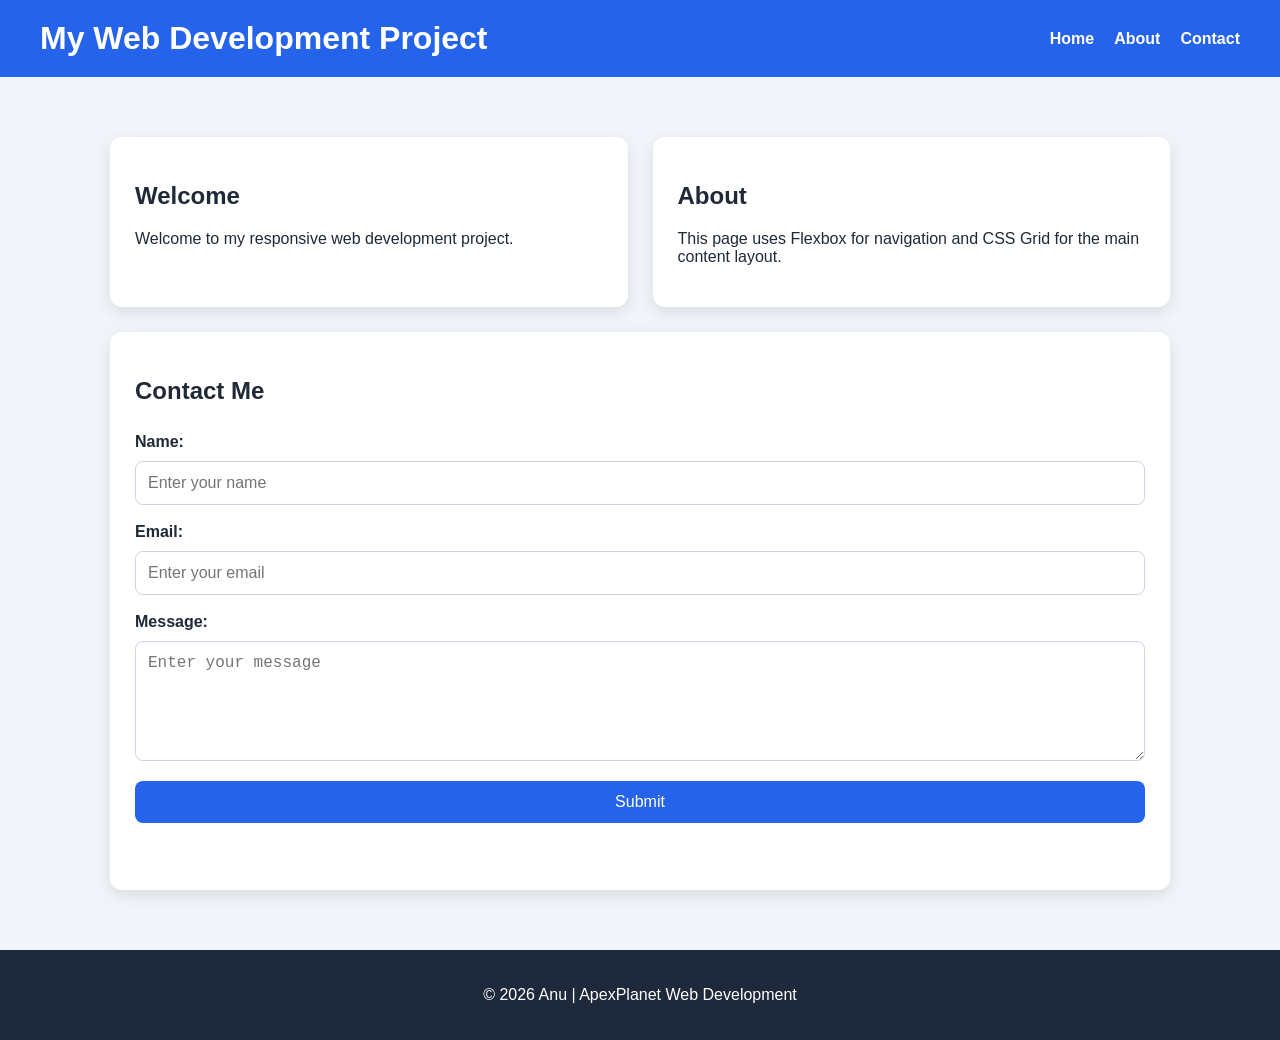
<file: Task2_Intermediate/index.html>
<!DOCTYPE html>
<html lang="en">
<head>
    <meta charset="UTF-8">
    <meta name="viewport" content="width=device-width, initial-scale=1.0">
    <title>Contact & Responsive Layout</title>
    <link rel="stylesheet" href="style.css">
</head>

<body>

    <header class="header">
        <h1>My Web Development Project</h1>

        <nav class="navbar">
            <a href="#home">Home</a>
            <a href="#about">About</a>
            <a href="#contact">Contact</a>
        </nav>
    </header>

    <main class="grid-container">

        <section id="home" class="card">
            <h2>Welcome</h2>
            <p>
                Welcome to my responsive web development project.
            </p>
        </section>

        <section id="about" class="card">
            <h2>About</h2>
            <p>
                This page uses Flexbox for navigation and CSS Grid
                for the main content layout.
            </p>
        </section>

        <section id="contact" class="card contact-card">
            <h2>Contact Me</h2>

            <form id="contactForm">

                <label for="name">Name:</label>
                <input type="text" id="name" placeholder="Enter your name">

                <label for="email">Email:</label>
                <input type="email" id="email" placeholder="Enter your email">

                <label for="message">Message:</label>
                <textarea id="message" placeholder="Enter your message"></textarea>

                <button type="submit">Submit</button>

                <p id="formMessage"></p>

            </form>
        </section>

    </main>

    <footer>
        <p>© 2026 Anu | ApexPlanet Web Development</p>
    </footer>

    <script src="script.js"></script>

</body>
</html>
</file>
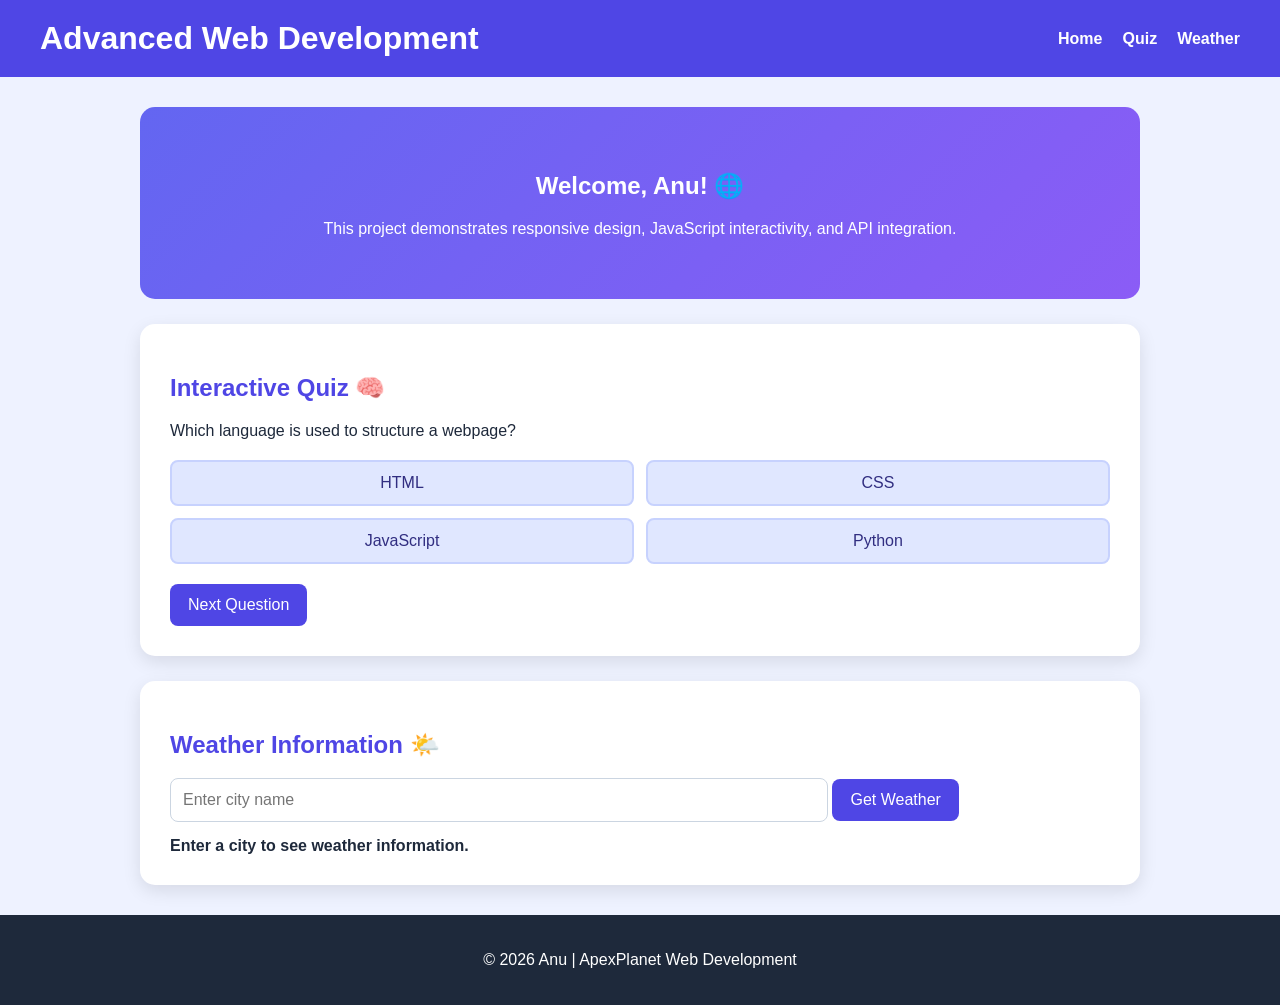
<file: Task3_Advanced/index.html>
<!DOCTYPE html>
<html lang="en">
<head>
    <meta charset="UTF-8">
    <meta name="viewport" content="width=device-width, initial-scale=1.0">
    <title>Advanced Web Development</title>
    <link rel="stylesheet" href="style.css">
</head>

<body>

    <header class="header">
        <h1>Advanced Web Development</h1>

        <nav>
            <a href="#home">Home</a>
            <a href="#quiz">Quiz</a>
            <a href="#weather">Weather</a>
        </nav>
    </header>

    <main>

        <section id="home" class="hero">
            <h2>Welcome, Anu! 🌐</h2>
            <p>
                This project demonstrates responsive design,
                JavaScript interactivity, and API integration.
            </p>
        </section>

        <section id="quiz" class="card">
            <h2>Interactive Quiz 🧠</h2>

            <p id="question">Question will appear here</p>

            <div id="options"></div>

            <p id="quizResult"></p>

            <button id="nextButton">Next Question</button>
        </section>

        <section id="weather" class="card">
            <h2>Weather Information 🌤️</h2>

            <input
                type="text"
                id="cityInput"
                placeholder="Enter city name"
            >

            <button id="weatherButton">Get Weather</button>

            <div id="weatherResult">
                Enter a city to see weather information.
            </div>
        </section>

    </main>

    <footer>
        <p>© 2026 Anu | ApexPlanet Web Development</p>
    </footer>

    <script src="script.js"></script>

</body>
</html>
</file>
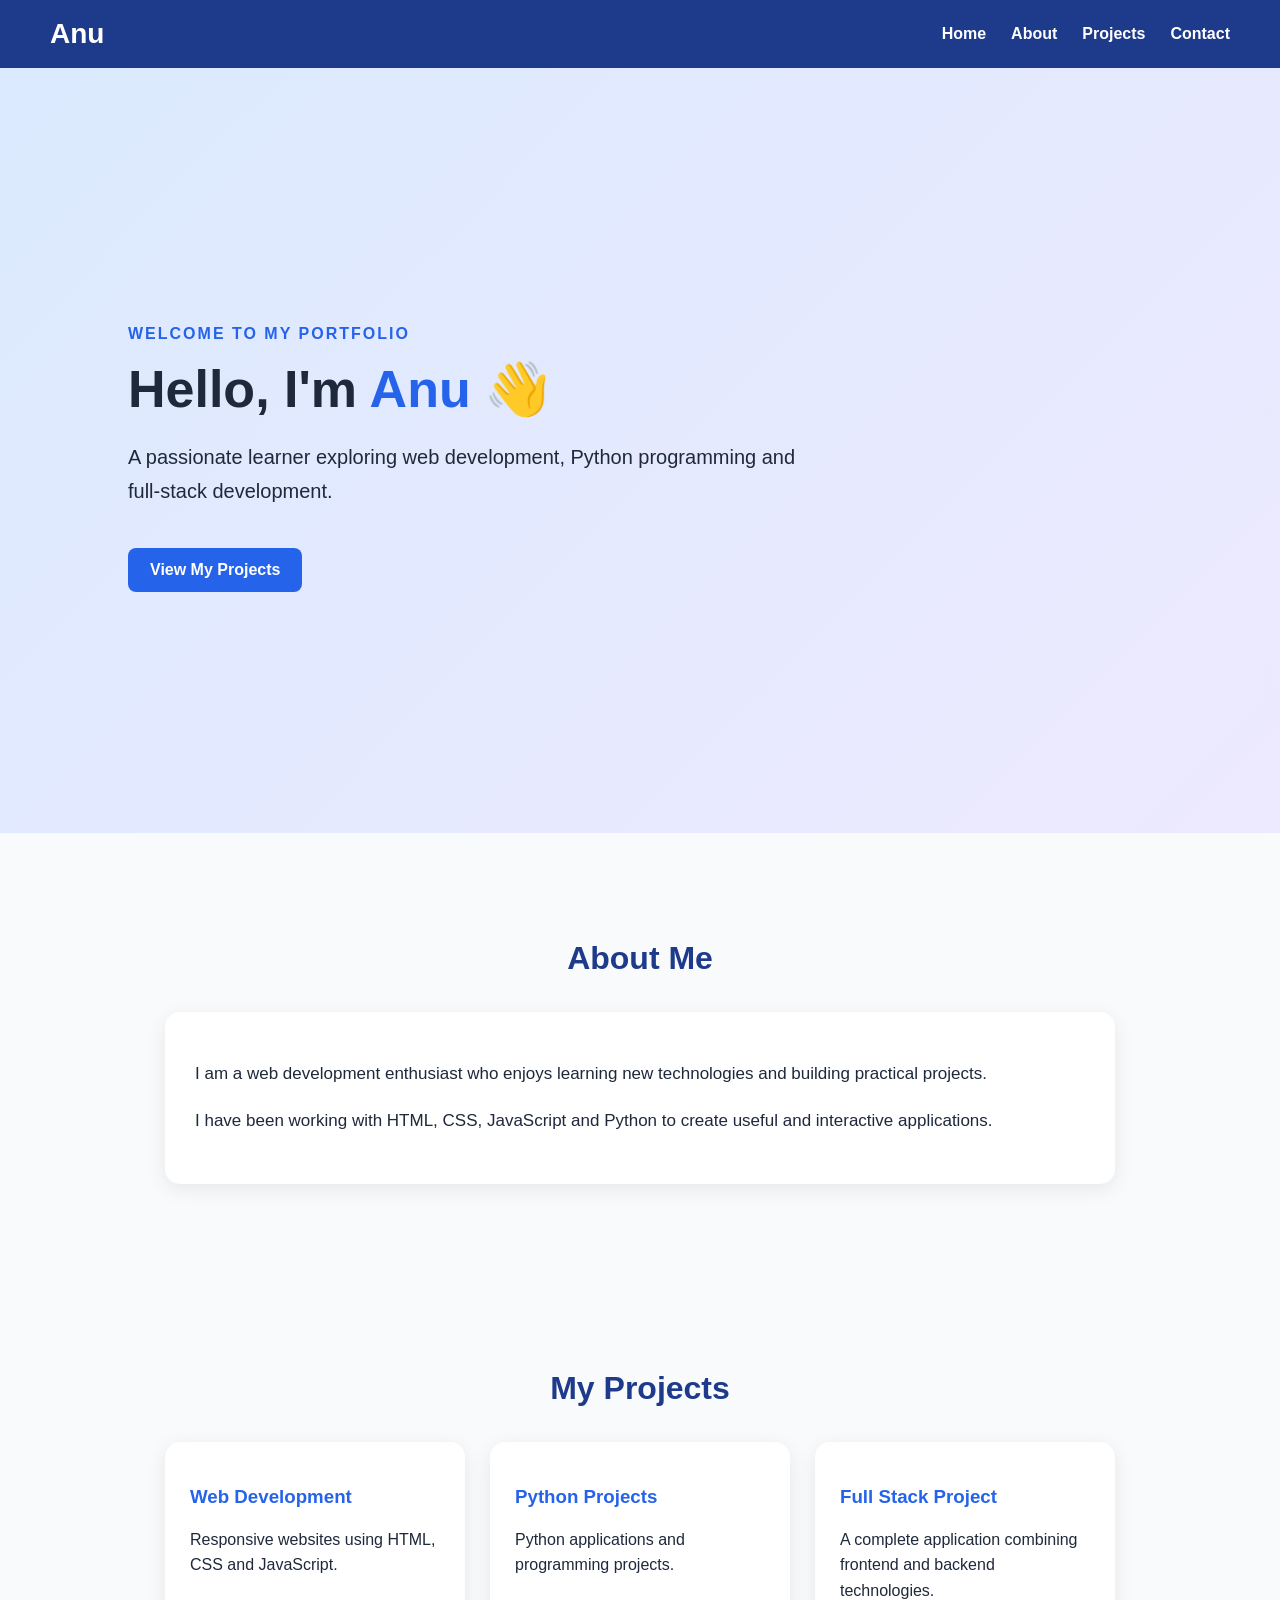
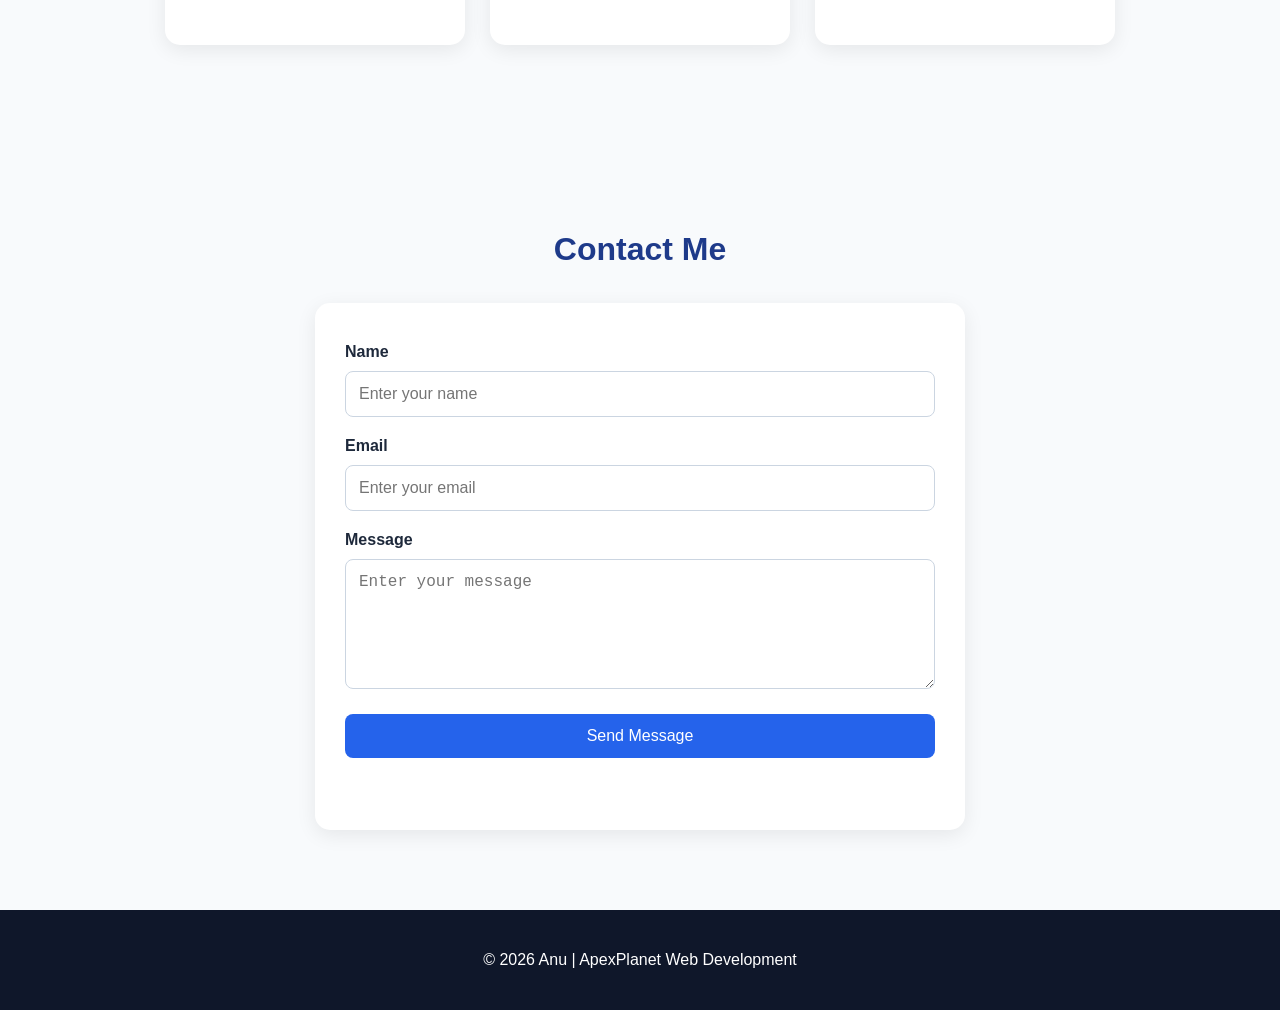
<file: Task4_FullProject/index.html>
<!DOCTYPE html>
<html lang="en">
<head>
    <meta charset="UTF-8">
    <meta name="viewport" content="width=device-width, initial-scale=1.0">
    <title>Anu | Web Developer Portfolio</title>
    <link rel="stylesheet" href="style.css">
</head>

<body>

    <!-- Navigation -->
    <header class="header">
        <h1>Anu</h1>

        <nav>
            <a href="#home">Home</a>
            <a href="#about">About</a>
            <a href="#projects">Projects</a>
            <a href="#contact">Contact</a>
        </nav>
    </header>

    <!-- Home -->
    <section id="home" class="hero">
        <div>
            <p class="welcome">WELCOME TO MY PORTFOLIO</p>
            <h2>Hello, I'm <span>Anu</span> 👋</h2>
            <p>
                A passionate learner exploring web development,
                Python programming and full-stack development.
            </p>

            <a href="#projects" class="hero-button">View My Projects</a>
        </div>
    </section>

    <!-- About -->
    <section id="about" class="section">
        <h2>About Me</h2>

        <div class="about-card">
            <p>
                I am a web development enthusiast who enjoys learning
                new technologies and building practical projects.
            </p>

            <p>
                I have been working with HTML, CSS, JavaScript and Python
                to create useful and interactive applications.
            </p>
        </div>
    </section>

    <!-- Projects -->
    <section id="projects" class="section">
        <h2>My Projects</h2>

        <div class="project-grid">

            <div class="project-card">
                <h3>Web Development</h3>
                <p>
                    Responsive websites using HTML, CSS and JavaScript.
                </p>
            </div>

            <div class="project-card">
                <h3>Python Projects</h3>
                <p>
                    Python applications and programming projects.
                </p>
            </div>

            <div class="project-card">
                <h3>Full Stack Project</h3>
                <p>
                    A complete application combining frontend and backend
                    technologies.
                </p>
            </div>

        </div>
    </section>

    <!-- Contact -->
    <section id="contact" class="section">
        <h2>Contact Me</h2>

        <form id="contactForm">

            <label for="name">Name</label>
            <input type="text" id="name" placeholder="Enter your name">

            <label for="email">Email</label>
            <input type="email" id="email" placeholder="Enter your email">

            <label for="message">Message</label>
            <textarea id="message" placeholder="Enter your message"></textarea>

            <button type="submit">Send Message</button>

            <p id="formMessage"></p>

        </form>
    </section>

    <footer>
        <p>© 2026 Anu | ApexPlanet Web Development</p>
    </footer>

    <script src="script.js"></script>

</body>
</html>
</file>
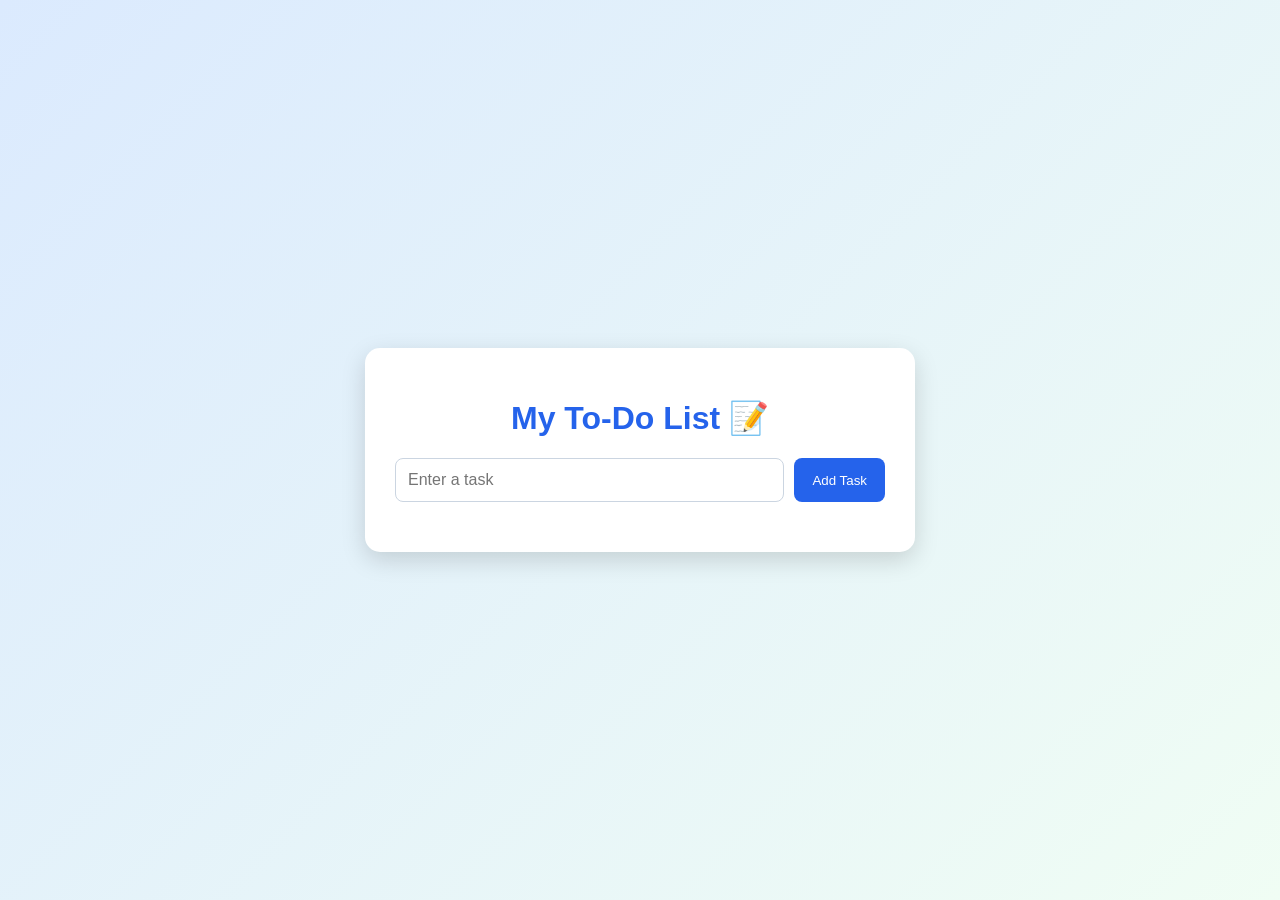
<file: Task2_Intermediate/todo.html>
<!DOCTYPE html>
<html lang="en">
<head>
    <meta charset="UTF-8">
    <meta name="viewport" content="width=device-width, initial-scale=1.0">
    <title>My To-Do List</title>
    <link rel="stylesheet" href="todo.css">
</head>

<body>

    <div class="todo-container">
        <h1>My To-Do List 📝</h1>

        <div class="input-area">
            <input type="text" id="taskInput" placeholder="Enter a task">
            <button id="addTask">Add Task</button>
        </div>

        <ul id="taskList"></ul>
    </div>

    <script src="todo.js"></script>

</body>
</html>
</file>
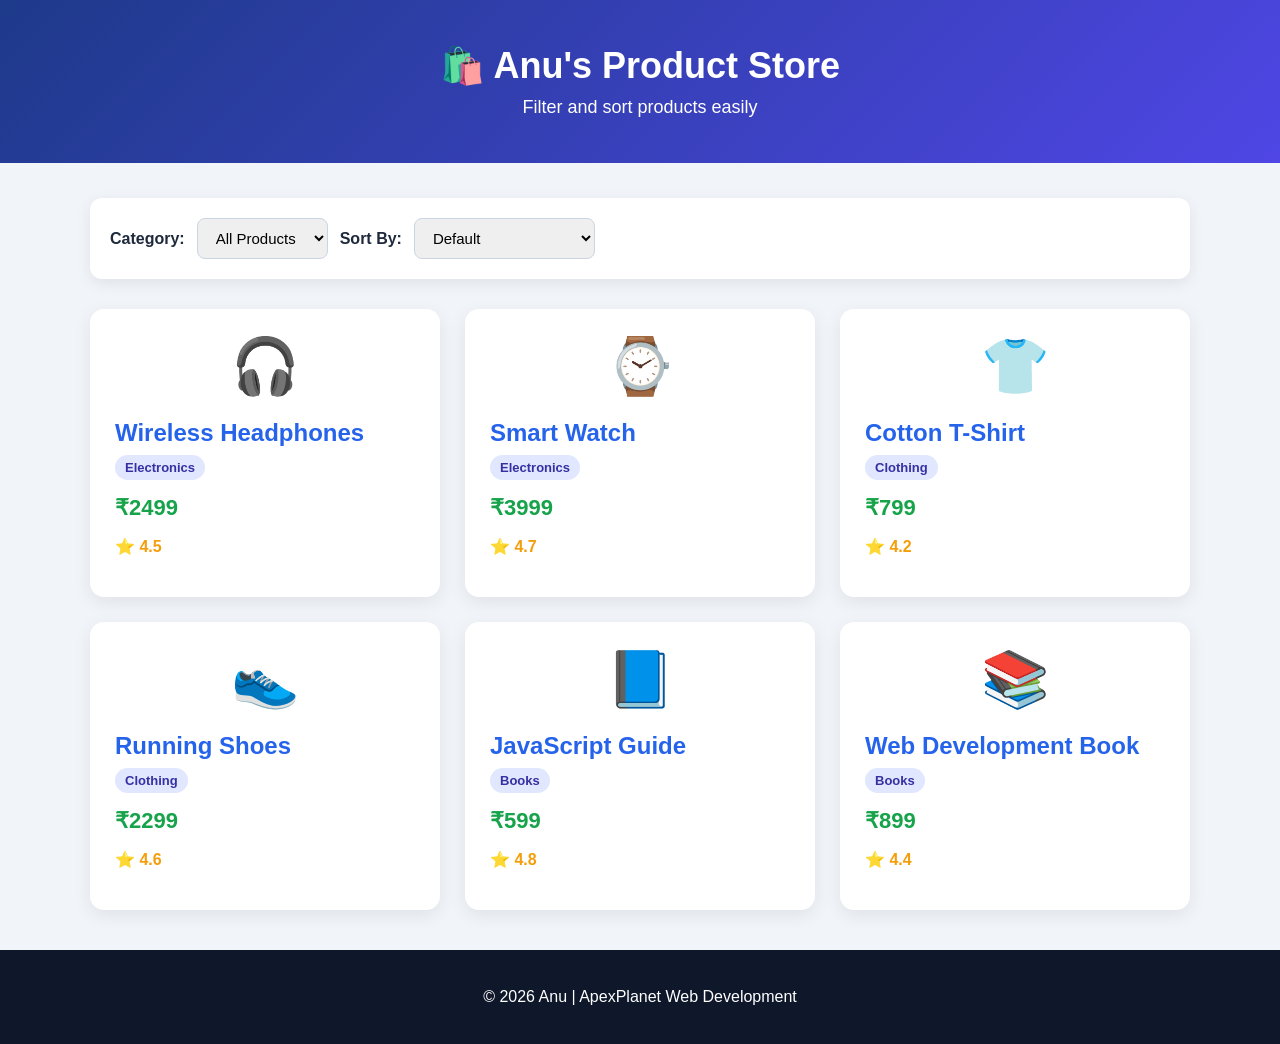
<file: Task4_FullProject/products.html>
<!DOCTYPE html>
<html lang="en">
<head>
    <meta charset="UTF-8">
    <meta name="viewport" content="width=device-width, initial-scale=1.0">
    <title>Anu's Product Store</title>
    <link rel="stylesheet" href="products.css">
</head>

<body>

    <header class="store-header">
        <h1>🛍️ Anu's Product Store</h1>
        <p>Filter and sort products easily</p>
    </header>

    <main class="store-container">

        <section class="controls">

            <label for="categoryFilter">Category:</label>

            <select id="categoryFilter">
                <option value="all">All Products</option>
                <option value="Electronics">Electronics</option>
                <option value="Clothing">Clothing</option>
                <option value="Books">Books</option>
            </select>

            <label for="sortProducts">Sort By:</label>

            <select id="sortProducts">
                <option value="default">Default</option>
                <option value="priceLow">Price: Low to High</option>
                <option value="priceHigh">Price: High to Low</option>
                <option value="ratingHigh">Rating: High to Low</option>
            </select>

        </section>

        <section id="productContainer" class="product-grid">
            <!-- Products will appear here -->
        </section>

    </main>

    <footer>
        <p>© 2026 Anu | ApexPlanet Web Development</p>
    </footer>

    <script src="products.js"></script>

</body>
</html>
</file>
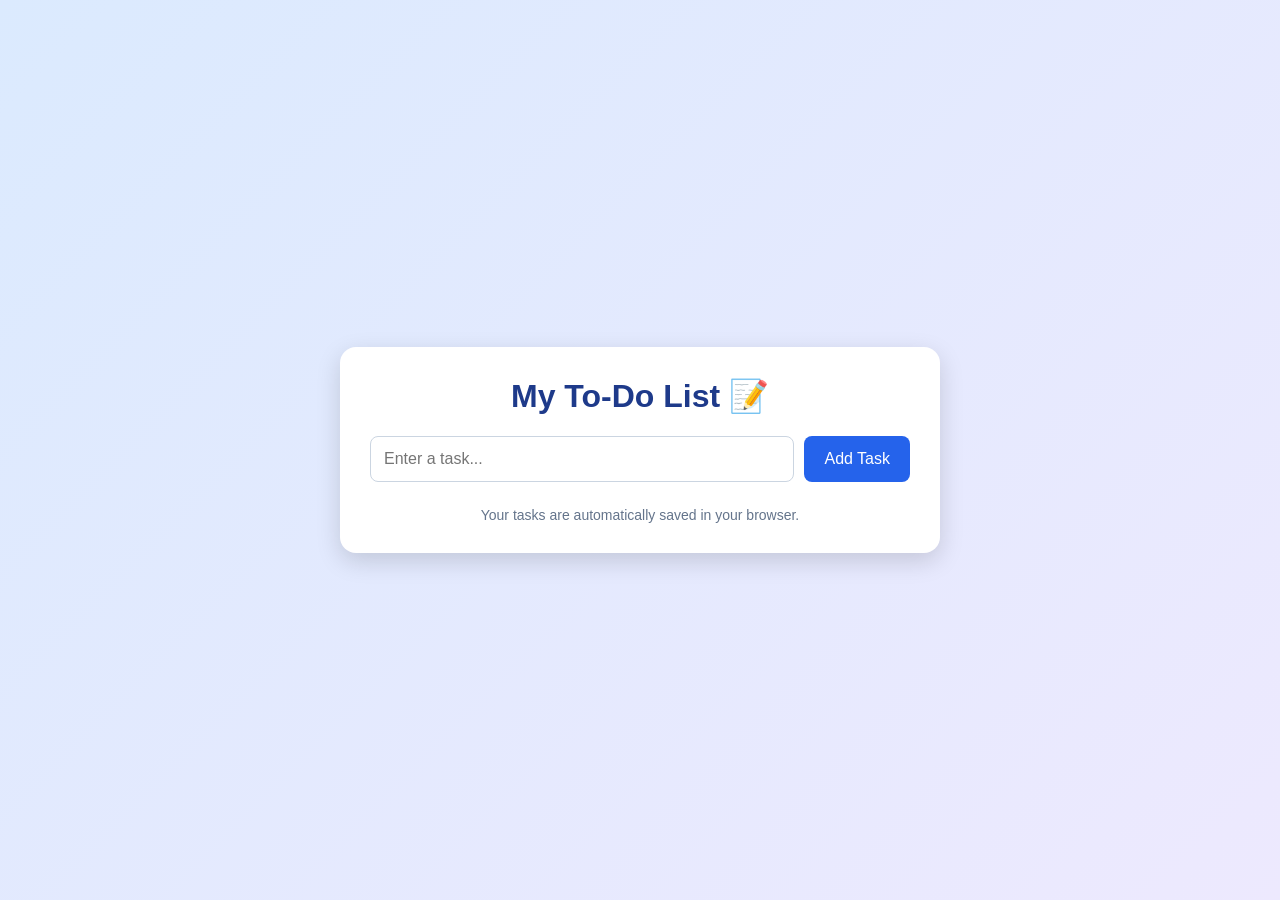
<file: Task4_FullProject/todo.html>
<!DOCTYPE html>
<html lang="en">
<head>
    <meta charset="UTF-8">
    <meta name="viewport" content="width=device-width, initial-scale=1.0">
    <title>Anu's To-Do List</title>
    <link rel="stylesheet" href="todo.css">
</head>

<body>

    <div class="todo-container">

        <h1>My To-Do List 📝</h1>

        <div class="input-area">
            <input
                type="text"
                id="taskInput"
                placeholder="Enter a task..."
            >

            <button id="addButton">Add Task</button>
        </div>

        <ul id="taskList"></ul>

        <p class="info">
            Your tasks are automatically saved in your browser.
        </p>

    </div>

    <script src="todo.js"></script>

</body>
</html>
</file>
<file: Task2_Intermediate/style.css>
* {
    box-sizing: border-box;
}

body {
    margin: 0;
    font-family: Arial, sans-serif;
    background: #f1f5f9;
    color: #1f2937;
}

/* Flexbox navigation */
.header {
    background: #2563eb;
    color: white;
    padding: 20px 40px;

    display: flex;
    justify-content: space-between;
    align-items: center;
    flex-wrap: wrap;
}

.header h1 {
    margin: 0;
}

.navbar {
    display: flex;
    gap: 20px;
}

.navbar a {
    color: white;
    text-decoration: none;
    font-weight: bold;
}

.navbar a:hover {
    text-decoration: underline;
}

/* CSS Grid */
.grid-container {
    max-width: 1100px;
    margin: 40px auto;
    padding: 20px;

    display: grid;
    grid-template-columns: repeat(2, 1fr);
    gap: 25px;
}

.card {
    background: white;
    padding: 25px;
    border-radius: 12px;
    box-shadow: 0 5px 15px rgba(0, 0, 0, 0.1);
}

.contact-card {
    grid-column: 1 / -1;
}

form {
    display: flex;
    flex-direction: column;
    gap: 10px;
}

label {
    font-weight: bold;
    margin-top: 8px;
}

input,
textarea {
    width: 100%;
    padding: 12px;
    border: 1px solid #cbd5e1;
    border-radius: 8px;
    font-size: 16px;
}

textarea {
    min-height: 120px;
    resize: vertical;
}

button {
    margin-top: 10px;
    padding: 12px;
    background: #2563eb;
    color: white;
    border: none;
    border-radius: 8px;
    cursor: pointer;
    font-size: 16px;
}

button:hover {
    background: #1d4ed8;
}

#formMessage {
    text-align: center;
    font-weight: bold;
}

footer {
    text-align: center;
    padding: 20px;
    background: #1e293b;
    color: white;
}

/* Responsive design */
@media (max-width: 700px) {

    .header {
        flex-direction: column;
        gap: 15px;
        text-align: center;
    }

    .navbar {
        flex-direction: column;
        align-items: center;
        gap: 10px;
    }

    .grid-container {
        grid-template-columns: 1fr;
        margin: 20px auto;
    }

    .contact-card {
        grid-column: auto;
    }

    .header h1 {
        font-size: 24px;
    }
}
</file>
<file: Task3_Advanced/style.css>
* {
    box-sizing: border-box;
}

body {
    margin: 0;
    font-family: Arial, sans-serif;
    background: #eef2ff;
    color: #1e293b;
}

/* Header */
.header {
    background: #4f46e5;
    color: white;
    padding: 20px 40px;

    display: flex;
    justify-content: space-between;
    align-items: center;
    gap: 20px;
}

.header h1 {
    margin: 0;
}

nav {
    display: flex;
    gap: 20px;
}

nav a {
    color: white;
    text-decoration: none;
    font-weight: bold;
}

nav a:hover {
    text-decoration: underline;
}

/* Main layout */
main {
    width: 90%;
    max-width: 1000px;
    margin: 30px auto;
}

/* Hero */
.hero {
    background: linear-gradient(135deg, #6366f1, #8b5cf6);
    color: white;
    padding: 45px;
    border-radius: 15px;
    text-align: center;
    margin-bottom: 25px;
}

/* Cards */
.card {
    background: white;
    padding: 30px;
    margin-bottom: 25px;
    border-radius: 15px;
    box-shadow: 0 6px 18px rgba(0, 0, 0, 0.1);
}

.card h2 {
    color: #4f46e5;
}

/* Quiz */
#options {
    display: grid;
    grid-template-columns: repeat(2, 1fr);
    gap: 12px;
    margin: 20px 0;
}

.option-button {
    padding: 12px;
    background: #e0e7ff;
    color: #312e81;
    border: 2px solid #c7d2fe;
    border-radius: 8px;
    cursor: pointer;
    font-size: 16px;
}

.option-button:hover {
    background: #c7d2fe;
}

.correct {
    background: #bbf7d0 !important;
    border-color: #16a34a !important;
}

.wrong {
    background: #fecaca !important;
    border-color: #dc2626 !important;
}

/* Inputs and buttons */
input {
    padding: 12px;
    width: 70%;
    border: 1px solid #cbd5e1;
    border-radius: 8px;
    font-size: 16px;
}

button {
    padding: 12px 18px;
    background: #4f46e5;
    color: white;
    border: none;
    border-radius: 8px;
    cursor: pointer;
    font-size: 16px;
}

button:hover {
    background: #3730a3;
}

#quizResult,
#weatherResult {
    margin-top: 15px;
    font-weight: bold;
}

/* Footer */
footer {
    background: #1e293b;
    color: white;
    text-align: center;
    padding: 20px;
}

/* Responsive design */
@media (max-width: 700px) {

    .header {
        flex-direction: column;
        padding: 20px;
        text-align: center;
    }

    nav {
        flex-direction: column;
        align-items: center;
        gap: 10px;
    }

    .hero {
        padding: 30px 20px;
    }

    #options {
        grid-template-columns: 1fr;
    }

    input {
        width: 100%;
        margin-bottom: 10px;
    }

    .card {
        padding: 20px;
    }
}
</file>
<file: Task4_FullProject/style.css>
* {
    box-sizing: border-box;
    scroll-behavior: smooth;
}

body {
    margin: 0;
    font-family: Arial, sans-serif;
    background: #f8fafc;
    color: #1e293b;
}

/* Navigation */
.header {
    position: sticky;
    top: 0;
    z-index: 1000;

    background: #1e3a8a;
    color: white;
    padding: 18px 50px;

    display: flex;
    justify-content: space-between;
    align-items: center;
}

.header h1 {
    margin: 0;
    font-size: 28px;
}

nav {
    display: flex;
    gap: 25px;
}

nav a {
    color: white;
    text-decoration: none;
    font-weight: bold;
}

nav a:hover {
    color: #bfdbfe;
}

/* Hero */
.hero {
    min-height: 85vh;
    padding: 80px 10%;

    display: flex;
    align-items: center;

    background: linear-gradient(
        135deg,
        #dbeafe,
        #ede9fe
    );
}

.hero > div {
    max-width: 700px;
}

.welcome {
    color: #2563eb;
    font-weight: bold;
    letter-spacing: 2px;
}

.hero h2 {
    font-size: 52px;
    margin: 15px 0;
}

.hero h2 span {
    color: #2563eb;
}

.hero p:not(.welcome) {
    font-size: 20px;
    line-height: 1.7;
}

.hero-button {
    display: inline-block;
    margin-top: 20px;
    padding: 13px 22px;

    background: #2563eb;
    color: white;
    text-decoration: none;
    border-radius: 8px;
    font-weight: bold;
}

.hero-button:hover {
    background: #1d4ed8;
}

/* Sections */
.section {
    max-width: 1000px;
    margin: auto;
    padding: 80px 25px;
}

.section > h2 {
    text-align: center;
    color: #1e3a8a;
    font-size: 32px;
    margin-bottom: 35px;
}

/* About */
.about-card {
    background: white;
    padding: 30px;
    border-radius: 15px;
    box-shadow: 0 5px 20px rgba(0, 0, 0, 0.08);

    line-height: 1.8;
    font-size: 17px;
}

/* Projects */
.project-grid {
    display: grid;
    grid-template-columns: repeat(3, 1fr);
    gap: 25px;
}

.project-card {
    background: white;
    padding: 25px;
    border-radius: 15px;

    box-shadow: 0 5px 20px rgba(0, 0, 0, 0.08);

    transition: transform 0.3s, box-shadow 0.3s;
}

.project-card:hover {
    transform: translateY(-8px);
    box-shadow: 0 10px 25px rgba(0, 0, 0, 0.15);
}

.project-card h3 {
    color: #2563eb;
}

.project-card p {
    line-height: 1.6;
}

/* Contact */
#contact {
    max-width: 700px;
}

form {
    background: white;
    padding: 30px;
    border-radius: 15px;

    box-shadow: 0 5px 20px rgba(0, 0, 0, 0.08);

    display: flex;
    flex-direction: column;
    gap: 10px;
}

label {
    font-weight: bold;
    margin-top: 10px;
}

input,
textarea {
    width: 100%;
    padding: 13px;

    border: 1px solid #cbd5e1;
    border-radius: 8px;

    font-size: 16px;
}

textarea {
    min-height: 130px;
    resize: vertical;
}

form button {
    margin-top: 15px;
    padding: 13px;

    background: #2563eb;
    color: white;

    border: none;
    border-radius: 8px;

    cursor: pointer;
    font-size: 16px;
}

form button:hover {
    background: #1d4ed8;
}

#formMessage {
    text-align: center;
    font-weight: bold;
}

/* Footer */
footer {
    background: #0f172a;
    color: white;
    text-align: center;
    padding: 25px;
}

/* Responsive Design */
@media (max-width: 800px) {

    .header {
        flex-direction: column;
        gap: 15px;
        padding: 20px;
    }

    nav {
        flex-wrap: wrap;
        justify-content: center;
        gap: 15px;
    }

    .hero {
        min-height: auto;
        padding: 70px 25px;
        text-align: center;
    }

    .hero h2 {
        font-size: 38px;
    }

    .project-grid {
        grid-template-columns: 1fr;
    }

    .section {
        padding: 60px 20px;
    }
}

@media (max-width: 500px) {

    .header h1 {
        font-size: 24px;
    }

    nav {
        flex-direction: column;
        align-items: center;
    }

    .hero h2 {
        font-size: 32px;
    }

    .hero p:not(.welcome) {
        font-size: 17px;
    }

    .about-card,
    form {
        padding: 20px;
    }
}
</file>
<file: Task2_Intermediate/todo.css>
* {
    box-sizing: border-box;
}

body {
    margin: 0;
    min-height: 100vh;
    font-family: Arial, sans-serif;
    background: linear-gradient(135deg, #dbeafe, #f0fdf4);

    display: flex;
    justify-content: center;
    align-items: center;
}

.todo-container {
    width: 90%;
    max-width: 550px;
    background: white;
    padding: 30px;
    border-radius: 15px;
    box-shadow: 0 8px 25px rgba(0, 0, 0, 0.15);
}

h1 {
    text-align: center;
    color: #2563eb;
}

.input-area {
    display: flex;
    gap: 10px;
    margin-bottom: 20px;
}

#taskInput {
    flex: 1;
    padding: 12px;
    border: 1px solid #cbd5e1;
    border-radius: 8px;
    font-size: 16px;
}

#addTask {
    padding: 12px 18px;
    background: #2563eb;
    color: white;
    border: none;
    border-radius: 8px;
    cursor: pointer;
}

#addTask:hover {
    background: #1d4ed8;
}

#taskList {
    list-style: none;
    padding: 0;
    margin: 0;
}

.task-item {
    display: flex;
    justify-content: space-between;
    align-items: center;
    gap: 10px;
    background: #f8fafc;
    margin-bottom: 10px;
    padding: 12px;
    border-radius: 8px;
    border-left: 4px solid #2563eb;
}

.task-text {
    flex: 1;
    word-break: break-word;
}

.delete-btn {
    padding: 8px 12px;
    background: #dc2626;
    color: white;
    border: none;
    border-radius: 6px;
    cursor: pointer;
}

.delete-btn:hover {
    background: #b91c1c;
}

@media (max-width: 500px) {
    .input-area {
        flex-direction: column;
    }

    #addTask {
        width: 100%;
    }

    .todo-container {
        padding: 20px;
    }
}
</file>
<file: Task4_FullProject/products.css>
* {
    box-sizing: border-box;
}

body {
    margin: 0;
    font-family: Arial, sans-serif;
    background: #f1f5f9;
    color: #1e293b;
}

.store-header {
    background: linear-gradient(135deg, #1e3a8a, #4f46e5);
    color: white;
    text-align: center;
    padding: 45px 20px;
}

.store-header h1 {
    margin: 0 0 10px;
    font-size: 36px;
}

.store-header p {
    margin: 0;
    font-size: 18px;
}

.store-container {
    width: 90%;
    max-width: 1100px;
    margin: 35px auto;
}

/* Filter and sorting controls */
.controls {
    background: white;
    padding: 20px;
    border-radius: 12px;
    margin-bottom: 30px;

    display: flex;
    align-items: center;
    gap: 12px;
    flex-wrap: wrap;

    box-shadow: 0 4px 15px rgba(0, 0, 0, 0.08);
}

.controls label {
    font-weight: bold;
}

.controls select {
    padding: 10px 14px;
    border: 1px solid #cbd5e1;
    border-radius: 8px;
    font-size: 15px;
    cursor: pointer;
}

/* Product grid */
.product-grid {
    display: grid;
    grid-template-columns: repeat(3, 1fr);
    gap: 25px;
}

.product-card {
    background: white;
    border-radius: 14px;
    padding: 25px;

    box-shadow: 0 5px 18px rgba(0, 0, 0, 0.08);

    transition: transform 0.3s, box-shadow 0.3s;
}

.product-card:hover {
    transform: translateY(-7px);
    box-shadow: 0 10px 25px rgba(0, 0, 0, 0.14);
}

.product-icon {
    font-size: 55px;
    text-align: center;
    margin-bottom: 15px;
}

.product-card h2 {
    color: #2563eb;
    margin-bottom: 8px;
}

.category {
    display: inline-block;
    background: #e0e7ff;
    color: #3730a3;
    padding: 5px 10px;
    border-radius: 20px;
    font-size: 13px;
    font-weight: bold;
}

.price {
    font-size: 22px;
    font-weight: bold;
    color: #16a34a;
    margin: 15px 0 8px;
}

.rating {
    color: #f59e0b;
    font-weight: bold;
}

footer {
    background: #0f172a;
    color: white;
    text-align: center;
    padding: 22px;
    margin-top: 40px;
}

/* Tablet */
@media (max-width: 850px) {

    .product-grid {
        grid-template-columns: repeat(2, 1fr);
    }
}

/* Mobile */
@media (max-width: 600px) {

    .store-header h1 {
        font-size: 28px;
    }

    .controls {
        flex-direction: column;
        align-items: stretch;
    }

    .controls select {
        width: 100%;
    }

    .product-grid {
        grid-template-columns: 1fr;
    }
}
</file>
<file: Task4_FullProject/todo.css>
* {
    box-sizing: border-box;
}

body {
    margin: 0;
    min-height: 100vh;
    font-family: Arial, sans-serif;

    background: linear-gradient(135deg, #dbeafe, #ede9fe);

    display: flex;
    justify-content: center;
    align-items: center;
}

.todo-container {
    width: 90%;
    max-width: 600px;

    background: white;
    padding: 30px;

    border-radius: 16px;

    box-shadow: 0 8px 25px rgba(0, 0, 0, 0.15);
}

h1 {
    text-align: center;
    color: #1e3a8a;
    margin-top: 0;
}

.input-area {
    display: flex;
    gap: 10px;
    margin-bottom: 25px;
}

#taskInput {
    flex: 1;

    padding: 13px;

    border: 1px solid #cbd5e1;
    border-radius: 8px;

    font-size: 16px;
}

#addButton {
    padding: 13px 20px;

    background: #2563eb;
    color: white;

    border: none;
    border-radius: 8px;

    cursor: pointer;
    font-size: 16px;
}

#addButton:hover {
    background: #1d4ed8;
}

#taskList {
    list-style: none;
    padding: 0;
    margin: 0;
}

.task-item {
    display: flex;
    align-items: center;
    justify-content: space-between;

    gap: 10px;

    background: #f8fafc;

    padding: 13px;
    margin-bottom: 10px;

    border-left: 4px solid #2563eb;
    border-radius: 8px;
}

.task-text {
    flex: 1;
    word-break: break-word;
}

.delete-button {
    background: #dc2626;
    color: white;

    border: none;
    border-radius: 6px;

    padding: 8px 12px;

    cursor: pointer;
}

.delete-button:hover {
    background: #b91c1c;
}

.info {
    text-align: center;
    color: #64748b;
    font-size: 14px;
    margin-bottom: 0;
}

@media (max-width: 600px) {

    .todo-container {
        width: 94%;
        padding: 20px;
    }

    .input-area {
        flex-direction: column;
    }

    #addButton {
        width: 100%;
    }

    .task-item {
        align-items: flex-start;
    }
}
</file>
